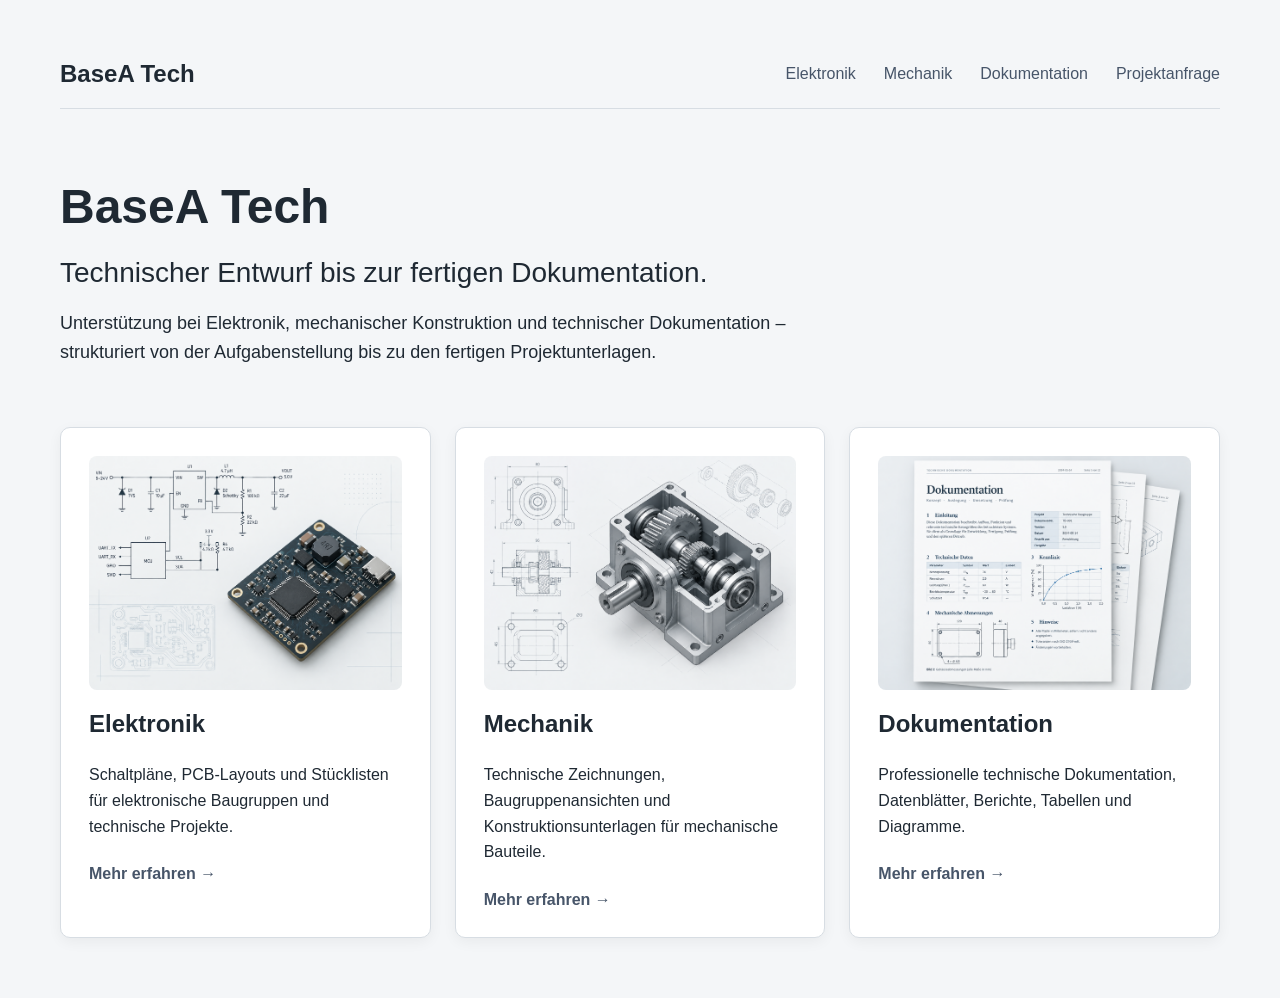
<file: index.html>
<!DOCTYPE html>
<html lang="de">

<head>
    <meta charset="UTF-8">
    <meta name="viewport" content="width=device-width, initial-scale=1.0">

    <title>BaseA Tech – Technischer Entwurf und Dokumentation</title>

    <meta name="description"
          content="BaseA Tech unterstützt bei Elektronik, mechanischer Konstruktion und professioneller technischer Dokumentation.">

    <meta name="robots" content="index, follow">

    <link rel="stylesheet" href="css/style.css">
</head>

<body>

<header class="site-header">
    <a href="index.html" class="logo">BaseA Tech</a>

    <nav class="main-nav" aria-label="Hauptnavigation">
        <a href="elektronik.html">Elektronik</a>
        <a href="mechanik.html">Mechanik</a>
        <a href="dokumentation.html">Dokumentation</a>
        <a href="anfrage.html">Projektanfrage</a>
    </nav>
</header>

<main>

    <section class="hero">

        <h1>BaseA Tech</h1>

        <h2>
            Technischer Entwurf bis zur fertigen Dokumentation.
        </h2>

        <p>
            Unterstützung bei Elektronik, mechanischer Konstruktion
            und technischer Dokumentation – strukturiert von der
            Aufgabenstellung bis zu den fertigen Projektunterlagen.
        </p>

    </section>


    <section class="services">

        <a href="elektronik.html" class="service-link">

            <div class="service-card">

                <img src="images/electronics.png"
                     alt="Schaltplan und PCB-Layout"
                     class="service-image">

                <h3>Elektronik</h3>

                <p>
                    Schaltpläne, PCB-Layouts und Stücklisten
                    für elektronische Baugruppen und technische Projekte.
                </p>

                <span class="service-more">
                    Mehr erfahren →
                </span>

            </div>

        </a>


        <a href="mechanik.html" class="service-link">

            <div class="service-card">

                <img src="images/mechanics.png"
                     alt="Technische Zeichnung einer Getriebebaugruppe"
                     class="service-image">

                <h3>Mechanik</h3>

                <p>
                    Technische Zeichnungen, Baugruppenansichten
                    und Konstruktionsunterlagen für mechanische Bauteile.
                </p>

                <span class="service-more">
                    Mehr erfahren →
                </span>

            </div>

        </a>


        <a href="dokumentation.html" class="service-link">

            <div class="service-card">

                <img src="images/documentation.png"
                     alt="Technische Dokumentation mit Tabellen und Diagrammen"
                     class="service-image">

                <h3>Dokumentation</h3>

                <p>
                    Professionelle technische Dokumentation,
                    Datenblätter, Berichte, Tabellen und Diagramme.
                </p>

                <span class="service-more">
                    Mehr erfahren →
                </span>

            </div>

        </a>

    </section>

</main>

</body>

</html>
</file>
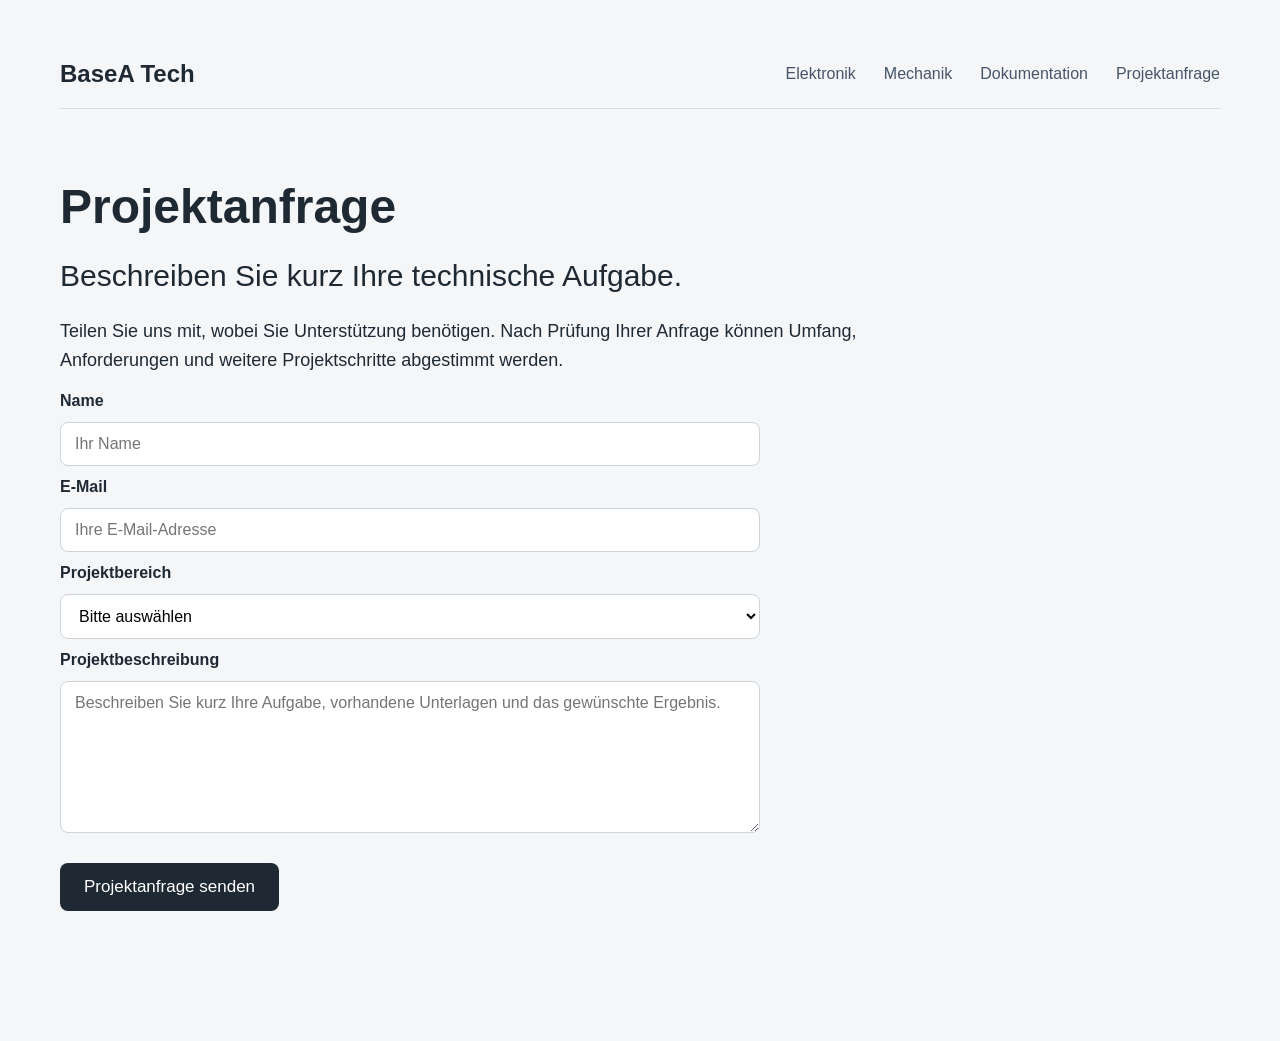
<file: anfrage.html>
<!DOCTYPE html>
<html lang="de">

<head>
    <meta charset="UTF-8">
    <meta name="viewport" content="width=device-width, initial-scale=1.0">

    <title>Projektanfrage – BaseA Tech</title>

    <meta name="description"
          content="Projektanfrage an BaseA Tech für Elektronik, Mechanik und technische Dokumentation.">

    <meta name="robots" content="index, follow">

    <link rel="stylesheet" href="css/style.css">
</head>

<body>

<header class="site-header">
    <a href="index.html" class="logo">BaseA Tech</a>

    <nav class="main-nav" aria-label="Hauptnavigation">
        <a href="elektronik.html">Elektronik</a>
        <a href="mechanik.html">Mechanik</a>
        <a href="dokumentation.html">Dokumentation</a>
        <a href="anfrage.html">Projektanfrage</a>
    </nav>
</header>

<main>

    <section class="contact">

        <h1>Projektanfrage</h1>

        <h2>
            Beschreiben Sie kurz Ihre technische Aufgabe.
        </h2>

        <p>
            Teilen Sie uns mit, wobei Sie Unterstützung benötigen.
            Nach Prüfung Ihrer Anfrage können Umfang, Anforderungen
            und weitere Projektschritte abgestimmt werden.
        </p>

        <form class="contact-form"
              action="https://formspree.io/f/mjyvqeoq"
              method="POST">

            <label for="name">Name</label>
            <input type="text"
                   id="name"
                   name="name"
                   placeholder="Ihr Name"
                   required>

            <label for="email">E-Mail</label>
            <input type="email"
                   id="email"
                   name="email"
                   placeholder="Ihre E-Mail-Adresse"
                   required>

            <label for="bereich">Projektbereich</label>
            <select id="bereich"
                    name="projektbereich"
                    required>

                <option value="" disabled selected>
                    Bitte auswählen
                </option>

                <option value="Elektronik">Elektronik</option>
                <option value="Mechanik">Mechanik</option>
                <option value="Dokumentation">Dokumentation</option>
                <option value="Kombiniertes Projekt">
                    Kombiniertes Projekt
                </option>

            </select>

            <label for="message">Projektbeschreibung</label>
            <textarea id="message"
                      name="message"
                      rows="7"
                      placeholder="Beschreiben Sie kurz Ihre Aufgabe, vorhandene Unterlagen und das gewünschte Ergebnis."
                      required></textarea>

            <button type="submit" class="contact-button">
                Projektanfrage senden
            </button>

        </form>

    </section>

</main>

</body>

</html>
</file>
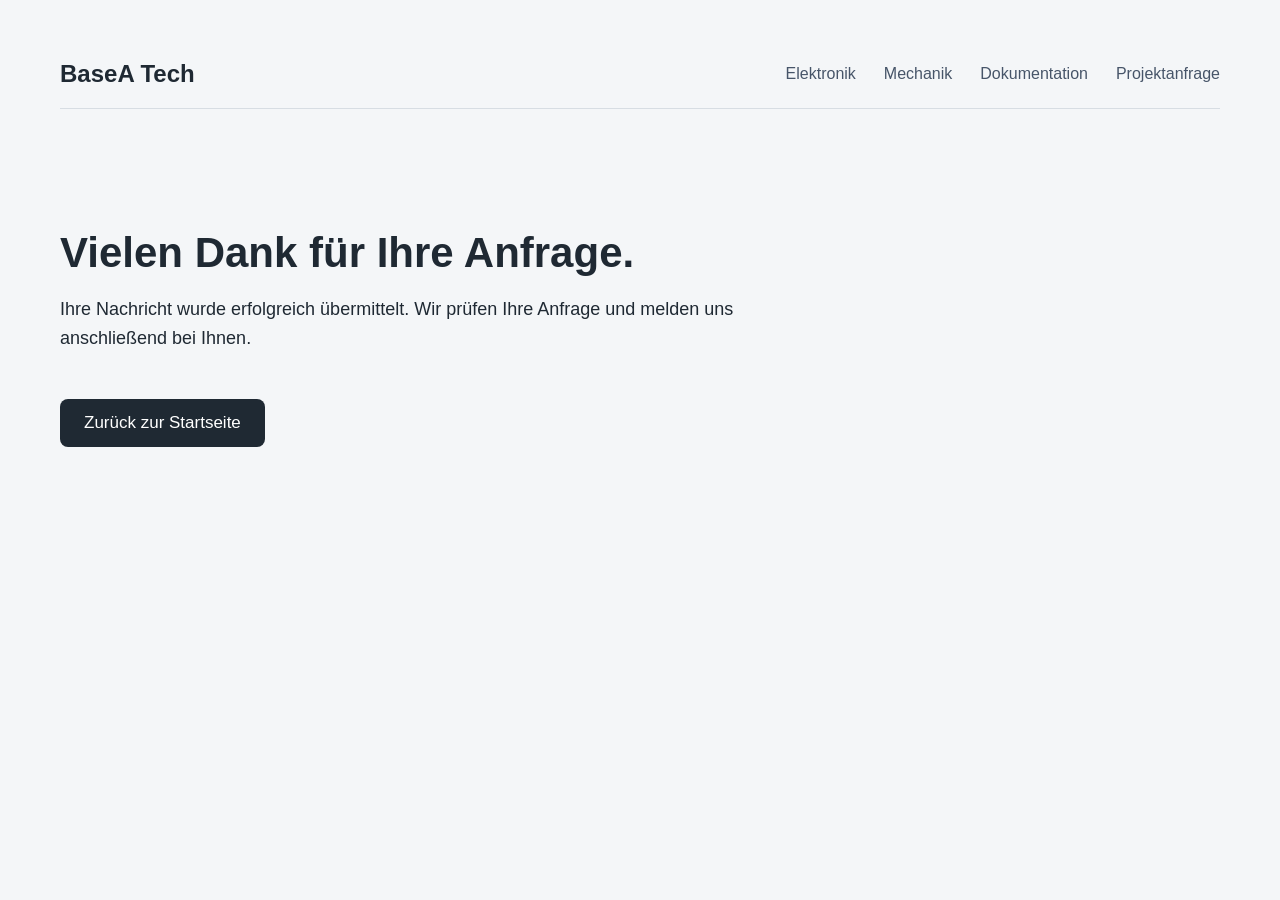
<file: danke.html>
<!DOCTYPE html>
<html lang="de">

<head>
    <meta charset="UTF-8">
    <meta name="viewport" content="width=device-width, initial-scale=1.0">

    <title>Vielen Dank – BaseA Tech</title>

    <meta name="robots" content="noindex, follow">

    <link rel="stylesheet" href="css/style.css">
</head>

<body>

<header class="site-header">
    <a href="index.html" class="logo">BaseA Tech</a>

    <nav class="main-nav" aria-label="Hauptnavigation">
        <a href="elektronik.html">Elektronik</a>
        <a href="mechanik.html">Mechanik</a>
        <a href="dokumentation.html">Dokumentation</a>
        <a href="anfrage.html">Projektanfrage</a>
    </nav>
</header>

<main>

    <section class="thank-you">

        <h1>Vielen Dank für Ihre Anfrage.</h1>

        <p>
            Ihre Nachricht wurde erfolgreich übermittelt.
            Wir prüfen Ihre Anfrage und melden uns anschließend bei Ihnen.
        </p>

        <a href="index.html" class="contact-button">
            Zurück zur Startseite
        </a>

    </section>

</main>

</body>

</html>
</file>
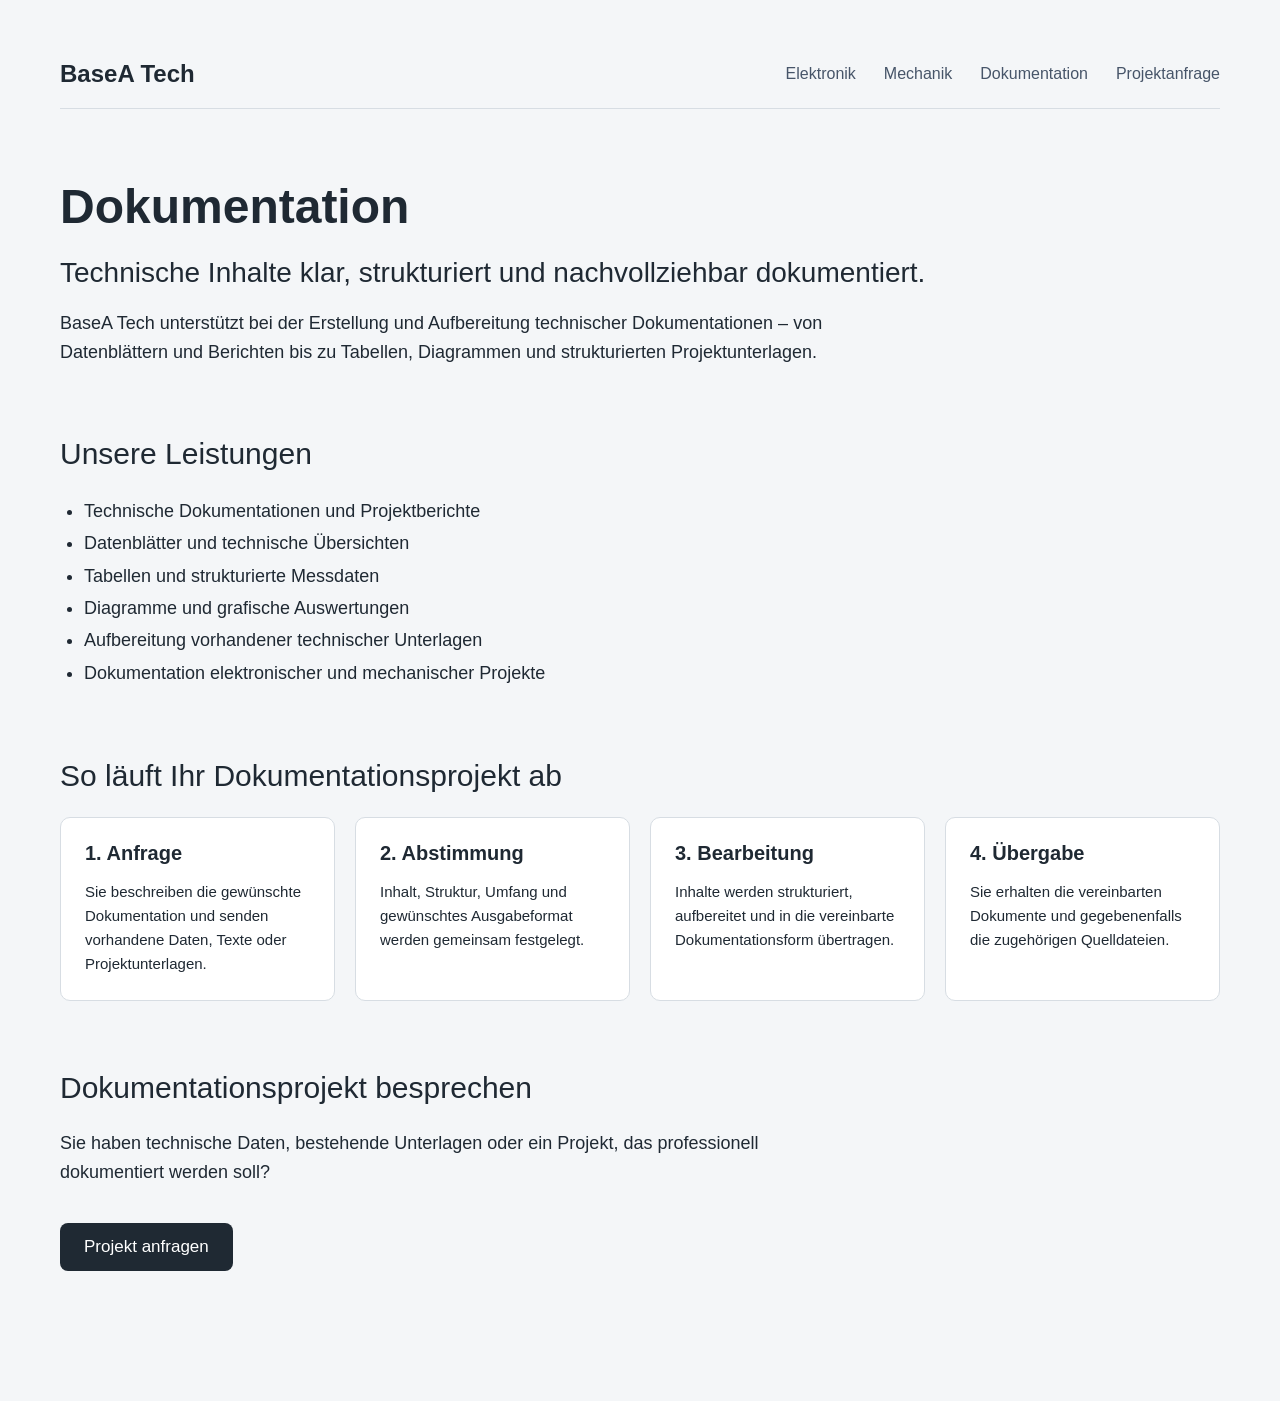
<file: dokumentation.html>
<!DOCTYPE html>
<html lang="de">

<head>
    <meta charset="UTF-8">
    <meta name="viewport" content="width=device-width, initial-scale=1.0">

    <title>Dokumentation – BaseA Tech</title>

    <meta name="description"
          content="BaseA Tech erstellt und strukturiert technische Dokumentationen, Datenblätter, Berichte, Tabellen und Diagramme.">

    <meta name="robots" content="index, follow">

    <link rel="stylesheet" href="css/style.css">
</head>

<body>

<header class="site-header">
    <a href="index.html" class="logo">BaseA Tech</a>

    <nav class="main-nav" aria-label="Hauptnavigation">
        <a href="elektronik.html">Elektronik</a>
        <a href="mechanik.html">Mechanik</a>
        <a href="dokumentation.html">Dokumentation</a>
        <a href="anfrage.html">Projektanfrage</a>
    </nav>
</header>

<main>

    <section class="service-intro">
        <h1>Dokumentation</h1>

        <h2>
            Technische Inhalte klar, strukturiert und nachvollziehbar dokumentiert.
        </h2>

        <p>
            BaseA Tech unterstützt bei der Erstellung und Aufbereitung
            technischer Dokumentationen – von Datenblättern und Berichten
            bis zu Tabellen, Diagrammen und strukturierten Projektunterlagen.
        </p>
    </section>

    <section class="overview">
        <h2>Unsere Leistungen</h2>

        <ul>
            <li>Technische Dokumentationen und Projektberichte</li>
            <li>Datenblätter und technische Übersichten</li>
            <li>Tabellen und strukturierte Messdaten</li>
            <li>Diagramme und grafische Auswertungen</li>
            <li>Aufbereitung vorhandener technischer Unterlagen</li>
            <li>Dokumentation elektronischer und mechanischer Projekte</li>
        </ul>
    </section>

    <section class="workflow">
        <h2>So läuft Ihr Dokumentationsprojekt ab</h2>

        <div class="workflow-grid">

            <div>
                <strong>1. Anfrage</strong>
                <p>
                    Sie beschreiben die gewünschte Dokumentation und
                    senden vorhandene Daten, Texte oder Projektunterlagen.
                </p>
            </div>

            <div>
                <strong>2. Abstimmung</strong>
                <p>
                    Inhalt, Struktur, Umfang und gewünschtes
                    Ausgabeformat werden gemeinsam festgelegt.
                </p>
            </div>

            <div>
                <strong>3. Bearbeitung</strong>
                <p>
                    Inhalte werden strukturiert, aufbereitet und in die
                    vereinbarte Dokumentationsform übertragen.
                </p>
            </div>

            <div>
                <strong>4. Übergabe</strong>
                <p>
                    Sie erhalten die vereinbarten Dokumente
                    und gegebenenfalls die zugehörigen Quelldateien.
                </p>
            </div>

        </div>
    </section>

    <section class="contact">
        <h2>Dokumentationsprojekt besprechen</h2>

        <p>
            Sie haben technische Daten, bestehende Unterlagen oder
            ein Projekt, das professionell dokumentiert werden soll?
        </p>

        <a href="anfrage.html" class="contact-button">
            Projekt anfragen
        </a>
    </section>

</main>

</body>

</html>
</file>
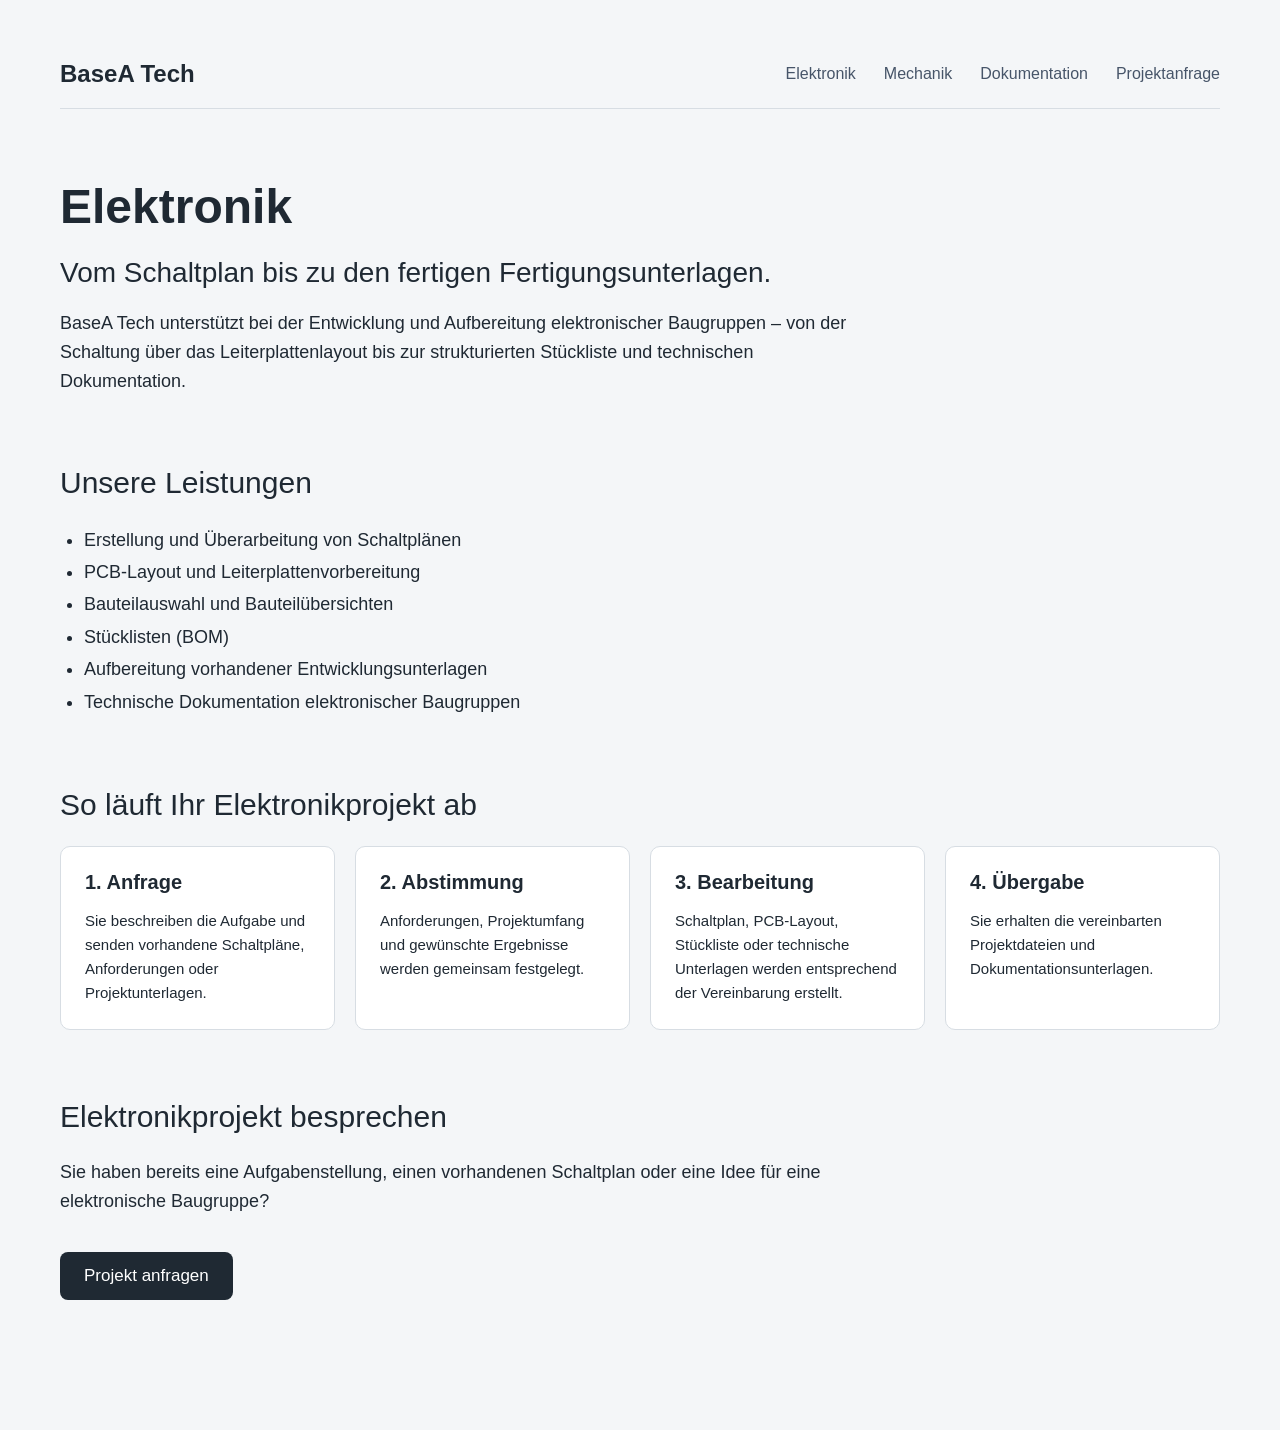
<file: elektronik.html>
<!DOCTYPE html>
<html lang="de">

<head>
    <meta charset="UTF-8">
    <meta name="viewport" content="width=device-width, initial-scale=1.0">

    <title>Elektronik – BaseA Tech</title>

    <meta name="description"
          content="BaseA Tech unterstützt bei Schaltplänen, PCB-Layouts, Stücklisten und technischen Unterlagen für elektronische Baugruppen.">

    <meta name="robots" content="index, follow">

    <link rel="stylesheet" href="css/style.css">
</head>

<body>

<header class="site-header">
    <a href="index.html" class="logo">BaseA Tech</a>

    <nav class="main-nav" aria-label="Hauptnavigation">
        <a href="elektronik.html">Elektronik</a>
        <a href="mechanik.html">Mechanik</a>
        <a href="dokumentation.html">Dokumentation</a>
        <a href="anfrage.html">Projektanfrage</a>
    </nav>
</header>

<main>

    <section class="service-intro">
        <h1>Elektronik</h1>

        <h2>
            Vom Schaltplan bis zu den fertigen Fertigungsunterlagen.
        </h2>

        <p>
            BaseA Tech unterstützt bei der Entwicklung und Aufbereitung
            elektronischer Baugruppen – von der Schaltung über das
            Leiterplattenlayout bis zur strukturierten Stückliste und
            technischen Dokumentation.
        </p>
    </section>

    <section class="overview">
        <h2>Unsere Leistungen</h2>

        <ul>
            <li>Erstellung und Überarbeitung von Schaltplänen</li>
            <li>PCB-Layout und Leiterplattenvorbereitung</li>
            <li>Bauteilauswahl und Bauteilübersichten</li>
            <li>Stücklisten (BOM)</li>
            <li>Aufbereitung vorhandener Entwicklungsunterlagen</li>
            <li>Technische Dokumentation elektronischer Baugruppen</li>
        </ul>
    </section>

    <section class="workflow">
        <h2>So läuft Ihr Elektronikprojekt ab</h2>

        <div class="workflow-grid">

            <div>
                <strong>1. Anfrage</strong>
                <p>
                    Sie beschreiben die Aufgabe und senden vorhandene
                    Schaltpläne, Anforderungen oder Projektunterlagen.
                </p>
            </div>

            <div>
                <strong>2. Abstimmung</strong>
                <p>
                    Anforderungen, Projektumfang und gewünschte
                    Ergebnisse werden gemeinsam festgelegt.
                </p>
            </div>

            <div>
                <strong>3. Bearbeitung</strong>
                <p>
                    Schaltplan, PCB-Layout, Stückliste oder technische
                    Unterlagen werden entsprechend der Vereinbarung erstellt.
                </p>
            </div>

            <div>
                <strong>4. Übergabe</strong>
                <p>
                    Sie erhalten die vereinbarten Projektdateien
                    und Dokumentationsunterlagen.
                </p>
            </div>

        </div>
    </section>

    <section class="contact">
        <h2>Elektronikprojekt besprechen</h2>

        <p>
            Sie haben bereits eine Aufgabenstellung, einen vorhandenen
            Schaltplan oder eine Idee für eine elektronische Baugruppe?
        </p>

        <a href="anfrage.html" class="contact-button">
            Projekt anfragen
        </a>
    </section>

</main>

</body>

</html>
</file>
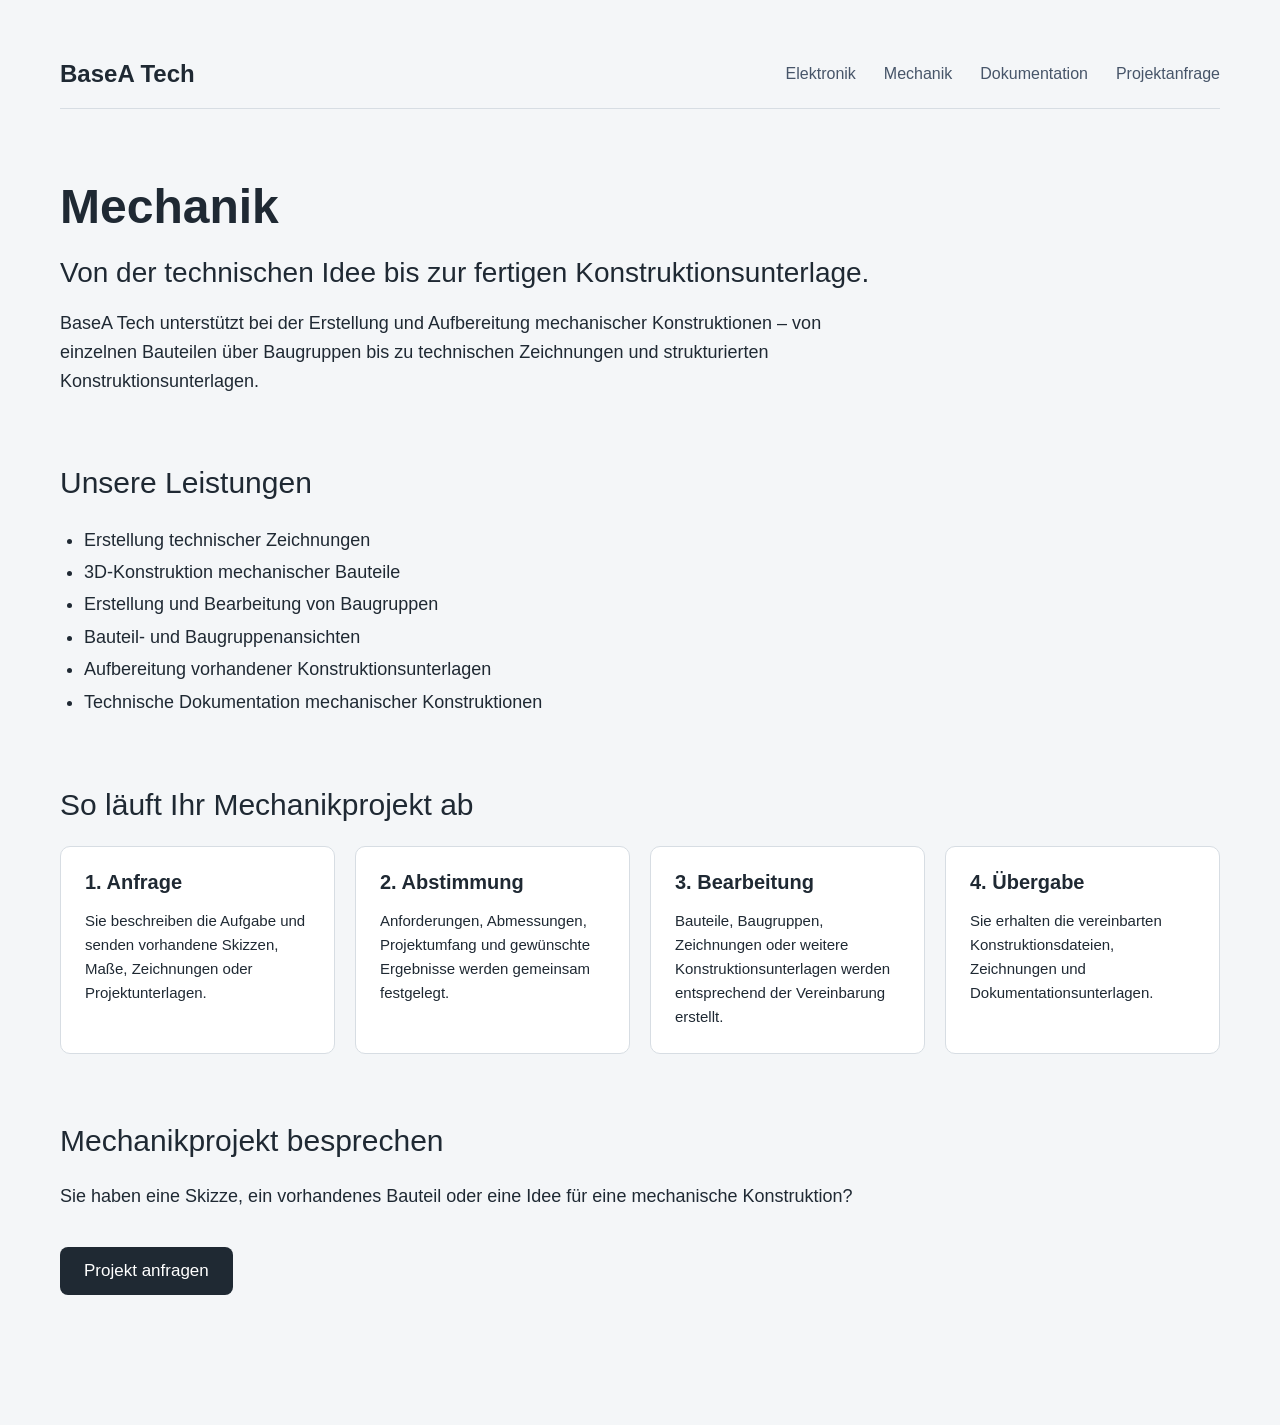
<file: mechanik.html>
<!DOCTYPE html>
<html lang="de">

<head>
    <meta charset="UTF-8">
    <meta name="viewport" content="width=device-width, initial-scale=1.0">

    <title>Mechanik – BaseA Tech</title>

    <meta name="description"
          content="BaseA Tech unterstützt bei technischen Zeichnungen, Baugruppen, mechanischen Konstruktionen und Konstruktionsunterlagen.">

    <meta name="robots" content="index, follow">

    <link rel="stylesheet" href="css/style.css">
</head>

<body>

<header class="site-header">
    <a href="index.html" class="logo">BaseA Tech</a>

    <nav class="main-nav" aria-label="Hauptnavigation">
        <a href="elektronik.html">Elektronik</a>
        <a href="mechanik.html">Mechanik</a>
        <a href="dokumentation.html">Dokumentation</a>
        <a href="anfrage.html">Projektanfrage</a>
    </nav>
</header>

<main>

    <section class="service-intro">
        <h1>Mechanik</h1>

        <h2>
            Von der technischen Idee bis zur fertigen Konstruktionsunterlage.
        </h2>

        <p>
            BaseA Tech unterstützt bei der Erstellung und Aufbereitung
            mechanischer Konstruktionen – von einzelnen Bauteilen über
            Baugruppen bis zu technischen Zeichnungen und strukturierten
            Konstruktionsunterlagen.
        </p>
    </section>

    <section class="overview">
        <h2>Unsere Leistungen</h2>

        <ul>
            <li>Erstellung technischer Zeichnungen</li>
            <li>3D-Konstruktion mechanischer Bauteile</li>
            <li>Erstellung und Bearbeitung von Baugruppen</li>
            <li>Bauteil- und Baugruppenansichten</li>
            <li>Aufbereitung vorhandener Konstruktionsunterlagen</li>
            <li>Technische Dokumentation mechanischer Konstruktionen</li>
        </ul>
    </section>

    <section class="workflow">
        <h2>So läuft Ihr Mechanikprojekt ab</h2>

        <div class="workflow-grid">

            <div>
                <strong>1. Anfrage</strong>
                <p>
                    Sie beschreiben die Aufgabe und senden vorhandene
                    Skizzen, Maße, Zeichnungen oder Projektunterlagen.
                </p>
            </div>

            <div>
                <strong>2. Abstimmung</strong>
                <p>
                    Anforderungen, Abmessungen, Projektumfang und
                    gewünschte Ergebnisse werden gemeinsam festgelegt.
                </p>
            </div>

            <div>
                <strong>3. Bearbeitung</strong>
                <p>
                    Bauteile, Baugruppen, Zeichnungen oder weitere
                    Konstruktionsunterlagen werden entsprechend
                    der Vereinbarung erstellt.
                </p>
            </div>

            <div>
                <strong>4. Übergabe</strong>
                <p>
                    Sie erhalten die vereinbarten Konstruktionsdateien,
                    Zeichnungen und Dokumentationsunterlagen.
                </p>
            </div>

        </div>
    </section>

    <section class="contact">
        <h2>Mechanikprojekt besprechen</h2>

        <p>
            Sie haben eine Skizze, ein vorhandenes Bauteil oder
            eine Idee für eine mechanische Konstruktion?
        </p>

        <a href="anfrage.html" class="contact-button">
            Projekt anfragen
        </a>
    </section>

</main>

</body>

</html>
</file>
<file: css/style.css>
body {
    margin: 0;
    padding: 60px;
    font-family: Arial, sans-serif;
    background: #f4f6f8;
    color: #1f2933;
}

h1 {
    font-size: 48px;
    margin-bottom: 10px;
}

h2 {
    font-size: 28px;
    font-weight: normal;
    margin-bottom: 20px;
}

p {
    font-size: 18px;
    line-height: 1.6;
    max-width: 800px;
}

/* Kopfbereich und Navigation */

.site-header {
    display: flex;
    justify-content: space-between;
    align-items: center;
    gap: 30px;
    margin-bottom: 70px;
    padding-bottom: 20px;
    border-bottom: 1px solid #d7dde3;
}

.logo {
    color: #1f2933;
    font-size: 24px;
    font-weight: bold;
    text-decoration: none;
    white-space: nowrap;
}

.main-nav {
    display: flex;
    align-items: center;
    gap: 28px;
}

.main-nav a {
    color: #475569;
    font-size: 16px;
    text-decoration: none;
    transition: color 0.2s ease;
}

.main-nav a:hover {
    color: #111827;
}

.services {
    display: flex;
    gap: 24px;
    margin-top: 60px;
    flex-wrap: wrap;
}

.service-card {
    flex: 1;
    min-width: 240px;
    background: white;
    border: 1px solid #d7dde3;
    border-radius: 10px;
    padding: 28px;
    box-shadow: 0 4px 14px rgba(0, 0, 0, 0.05);
}

.service-card h3 {
    margin-top: 0;
    font-size: 24px;
}

.service-card p {
    font-size: 16px;
    line-height: 1.6;
}

.service-image {
    width: 100%;
    height: auto;
    aspect-ratio: 4 / 3;
    object-fit: contain;
    border-radius: 8px;
    margin-bottom: 20px;
    display: block;
}

.service-link {
    flex: 1;
    min-width: 240px;
    color: inherit;
    text-decoration: none;
}

.service-link .service-card {
    height: 100%;
    box-sizing: border-box;
    transition: transform 0.2s ease, box-shadow 0.2s ease;
}

.service-link:hover .service-card {
    transform: translateY(-4px);
    box-shadow: 0 8px 22px rgba(0, 0, 0, 0.09);
}

.service-more {
    display: inline-block;
    margin-top: 10px;
    font-weight: bold;
    color: #475569;
}

.overview,
.workflow,
.contact {
    margin-top: 70px;
}

.overview h2,
.workflow h2,
.contact h2 {
    font-size: 30px;
    margin-bottom: 24px;
}

.overview ul {
    font-size: 18px;
    line-height: 1.8;
    padding-left: 24px;
}

.workflow-grid {
    display: grid;
    grid-template-columns: repeat(4, 1fr);
    gap: 20px;
}

.workflow-grid div {
    background: white;
    border: 1px solid #d7dde3;
    border-radius: 10px;
    padding: 24px;
}

.workflow-grid strong {
    font-size: 20px;
}

.workflow-grid p {
    font-size: 15px;
    margin-bottom: 0;
}

.contact {
    padding-bottom: 70px;
}

.contact-button {
    display: inline-block;
    margin-top: 18px;
    padding: 14px 24px;
    background: #1f2933;
    color: white;
    text-decoration: none;
    border-radius: 8px;
    font-size: 17px;
    transition: background 0.2s ease, transform 0.2s ease;
}

.contact-button:hover {
    background: #334155;
    transform: translateY(-1px);
}

@media (max-width: 900px) {
    .workflow-grid {
        grid-template-columns: 1fr 1fr;
    }
}

@media (max-width: 600px) {
    body {
        padding: 24px;
    }

    .site-header {
        flex-direction: column;
        align-items: flex-start;
        gap: 18px;
        margin-bottom: 45px;
    }

    .main-nav {
        flex-wrap: wrap;
        gap: 12px 20px;
    }

    .workflow-grid {
        grid-template-columns: 1fr;
    }
}

.contact-form {
    max-width: 700px;
    display: flex;
    flex-direction: column;
    gap: 12px;
}

.contact-form label {
    font-size: 16px;
    font-weight: bold;
}

.contact-form input,
.contact-form textarea,
.contact-form select {
    width: 100%;
    box-sizing: border-box;
    padding: 12px 14px;
    font-family: Arial, sans-serif;
    font-size: 16px;
    border: 1px solid #cbd3db;
    border-radius: 8px;
    background: white;
}

.contact-form input:focus,
.contact-form textarea:focus,
.contact-form select:focus {
    outline: none;
    border-color: #64748b;
}

.contact-form .contact-button {
    align-self: flex-start;
    border: none;
    cursor: pointer;
}

.thank-you {
    max-width: 700px;
    margin-top: 120px;
}

.thank-you h1 {
    font-size: 42px;
}

.thank-you p {
    margin-bottom: 28px;
}
</file>
